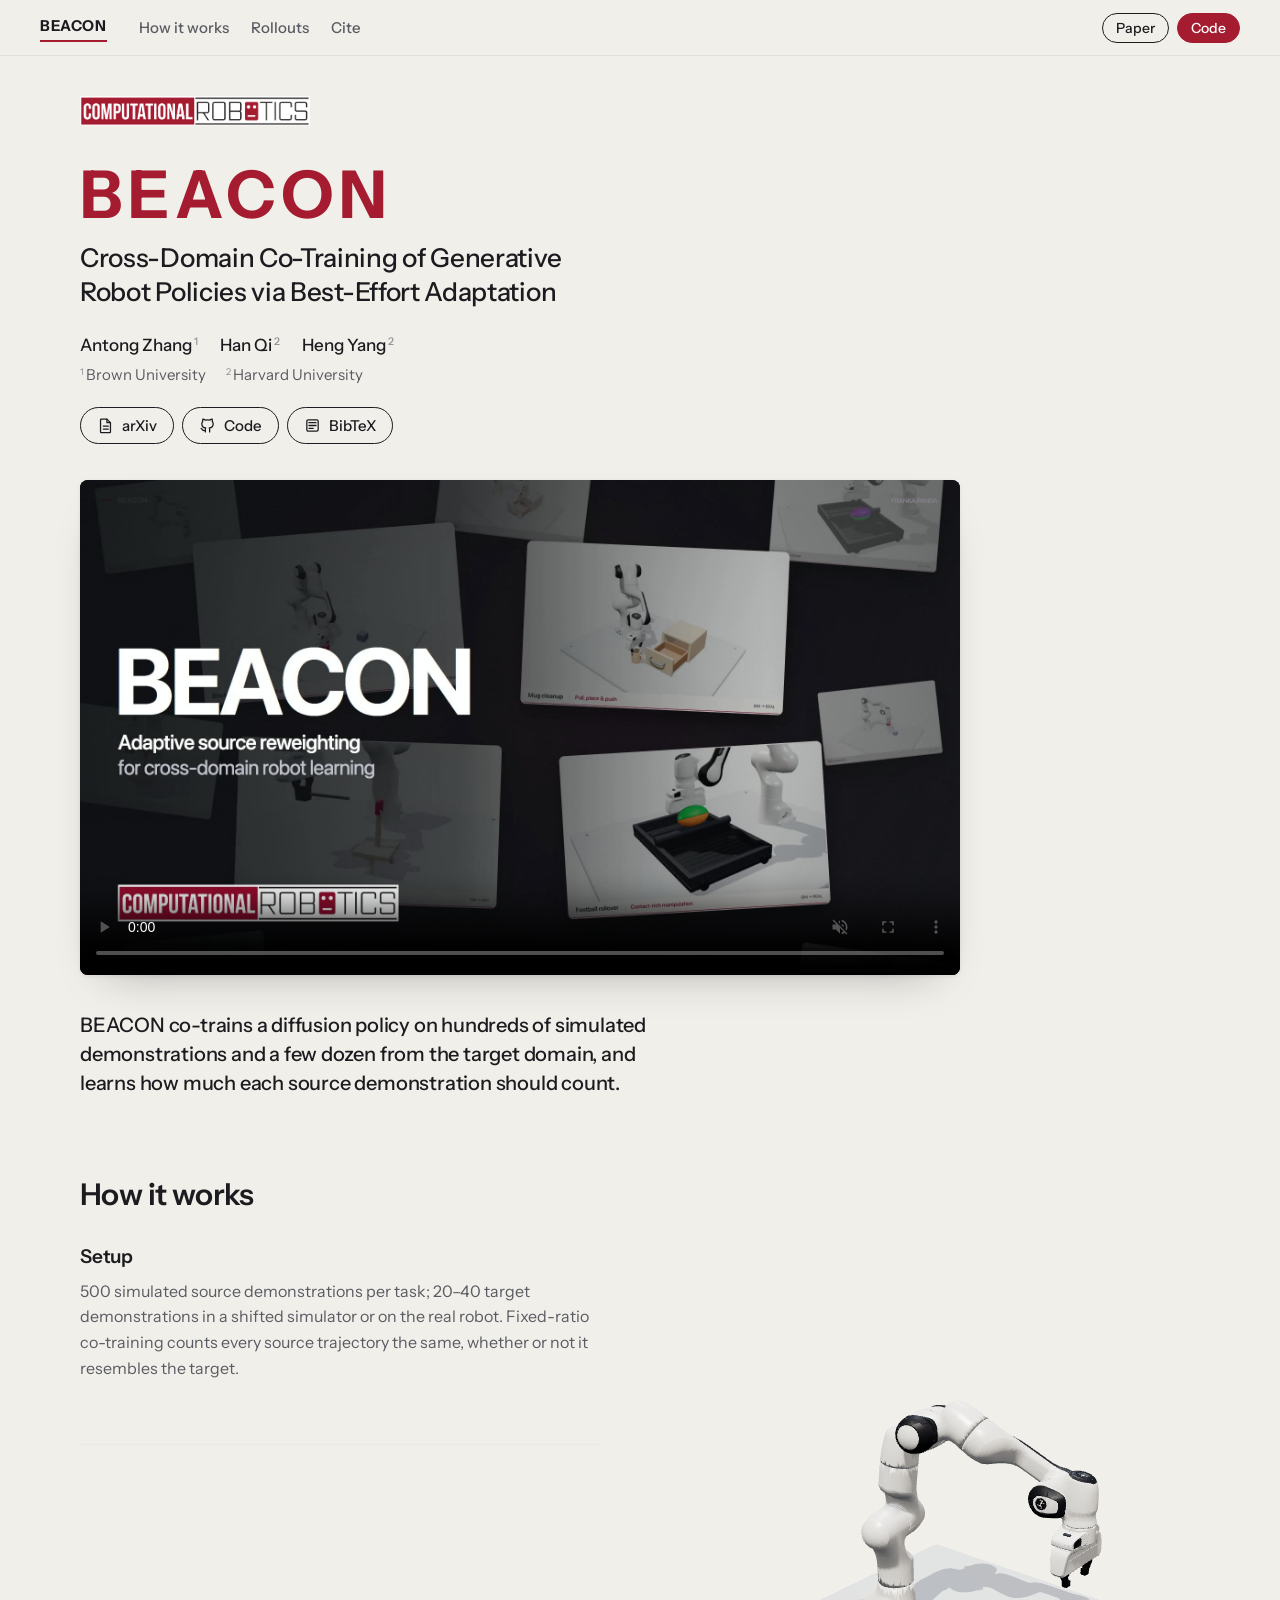
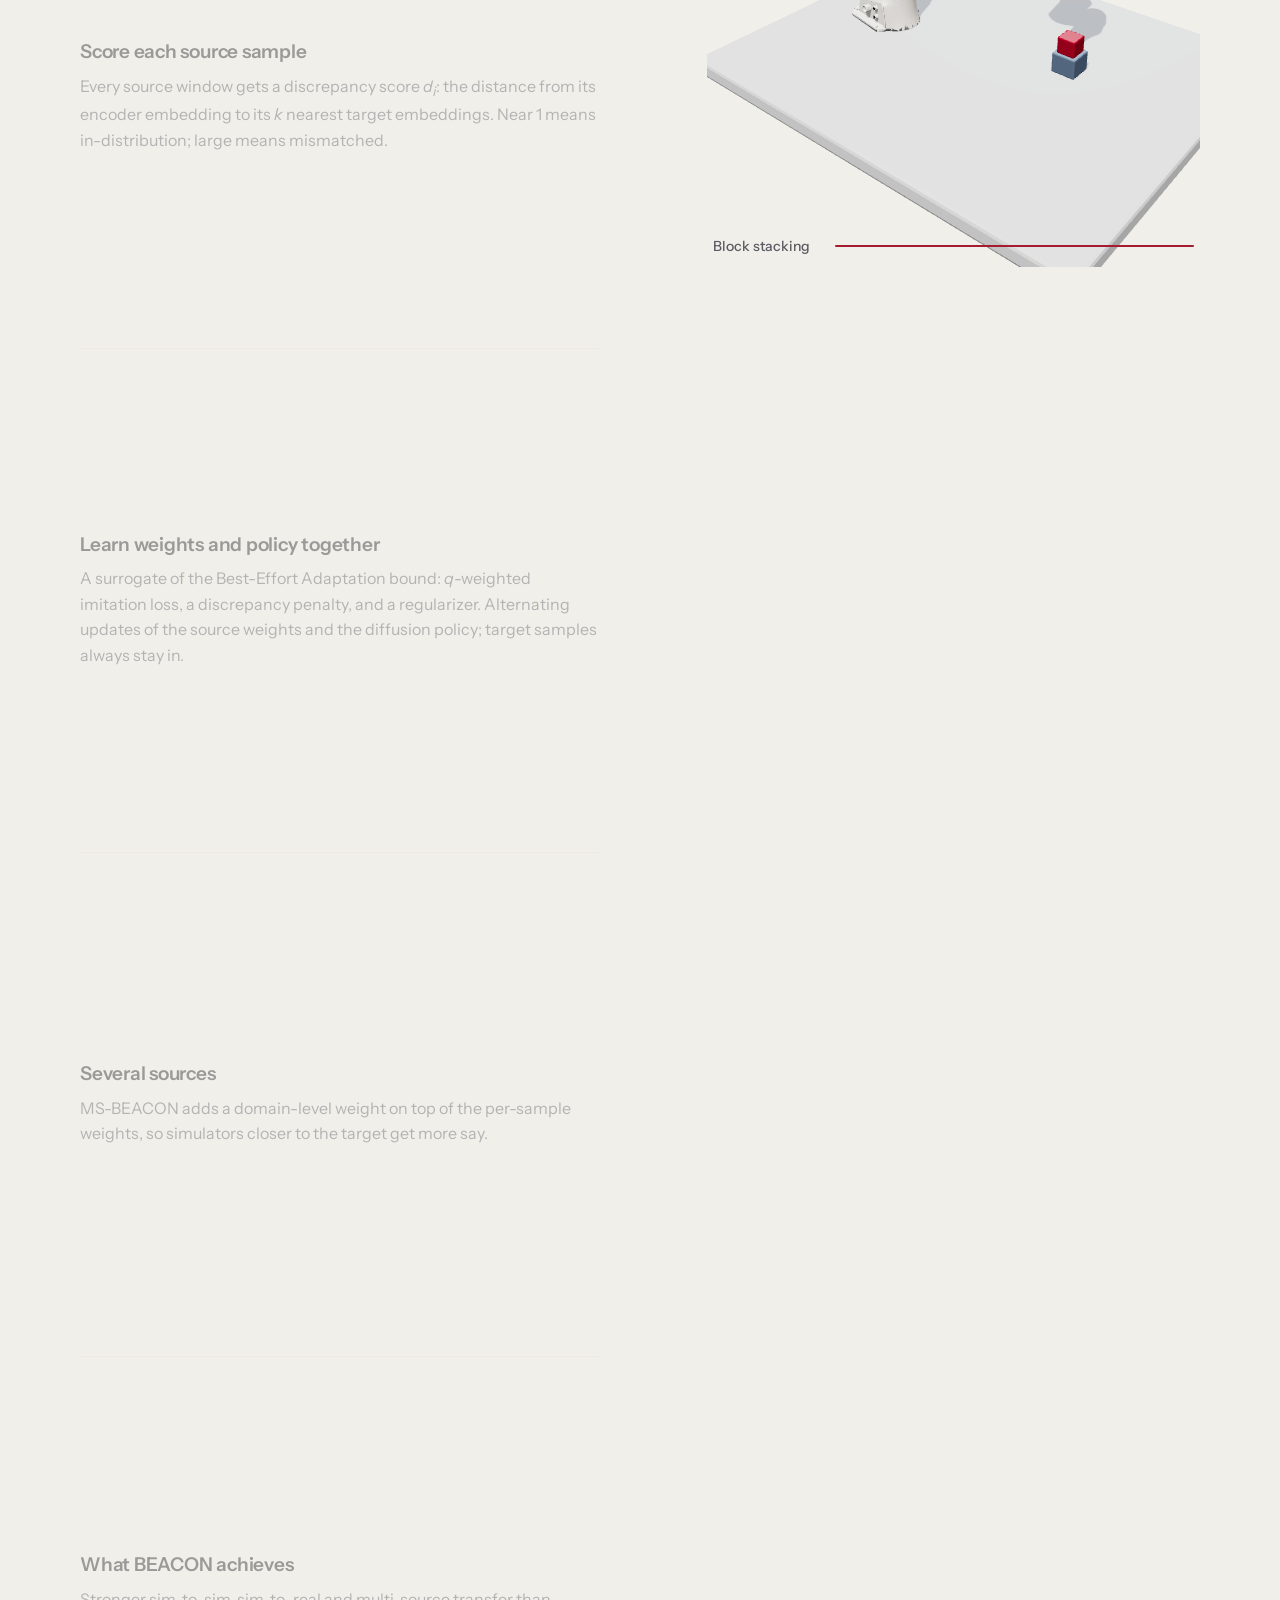
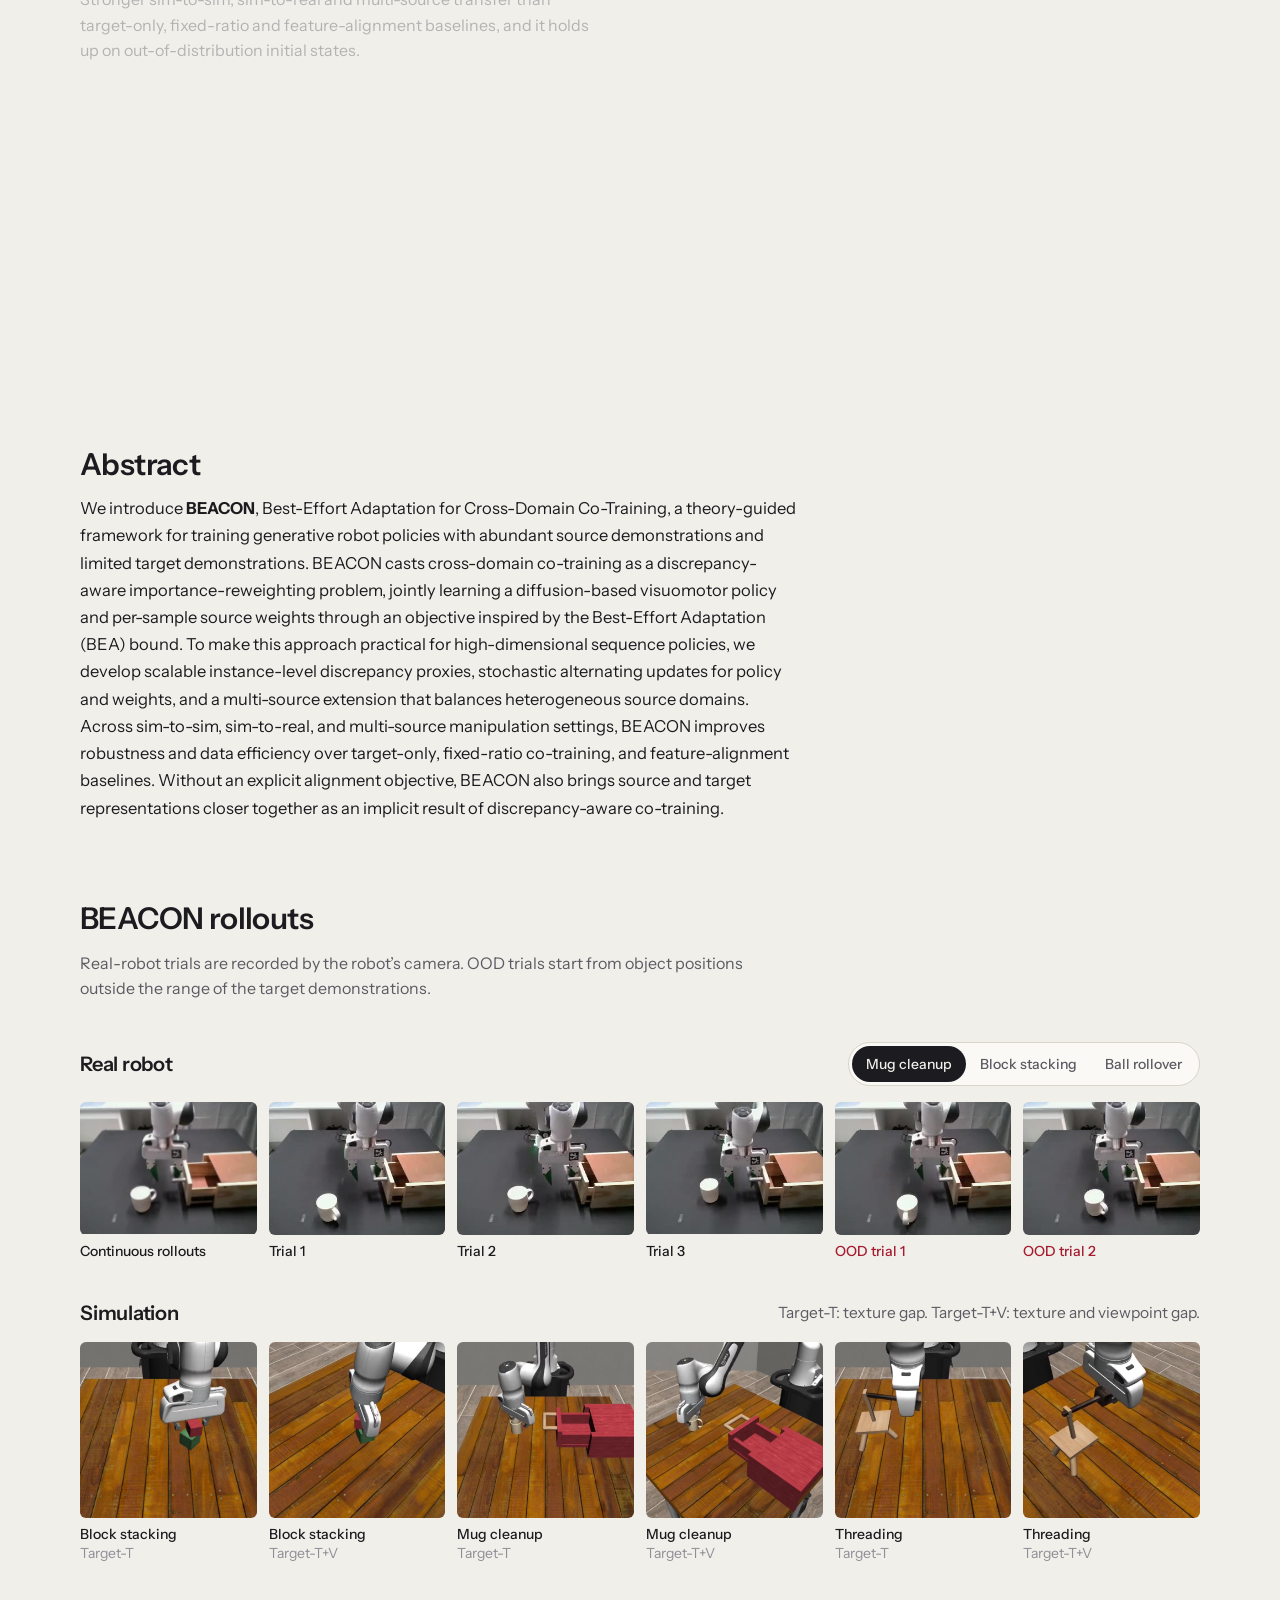
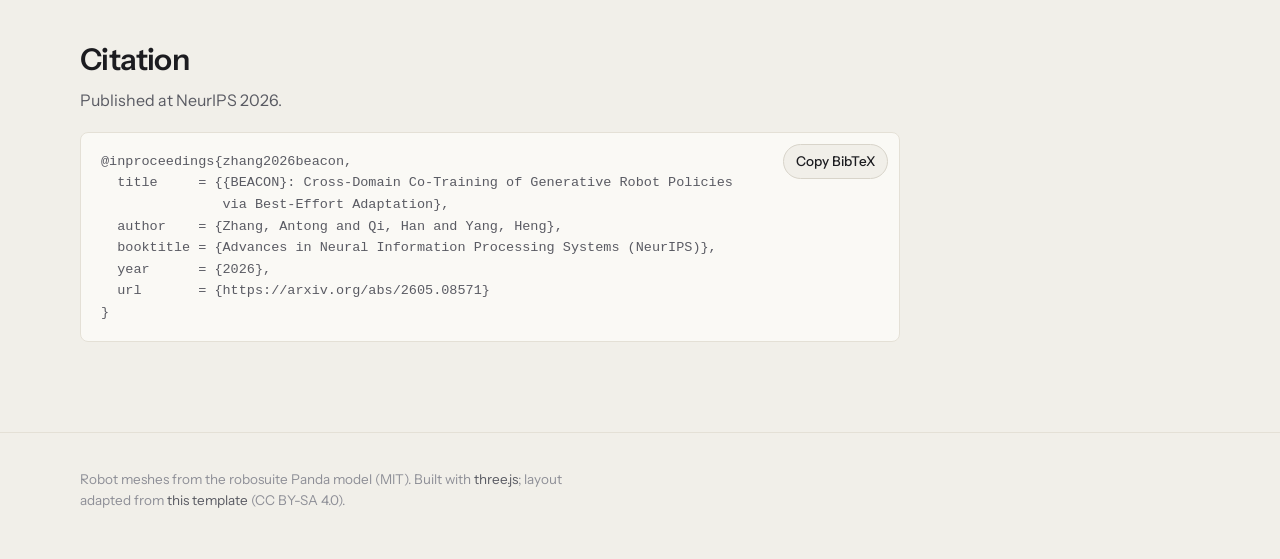
<file: index.html>
<!DOCTYPE html>
<html lang="en">
<head>
  <meta charset="UTF-8">
  <meta name="viewport" content="width=device-width, initial-scale=1.0">
  <title>BEACON: Cross-Domain Co-Training of Generative Robot Policies via Best-Effort Adaptation</title>
  <meta name="description" content="BEACON jointly learns a diffusion-based visuomotor policy and per-sample source weights, guided by the Best-Effort Adaptation bound, to transfer robot policies from abundant source demonstrations to a new domain with only a handful of target demonstrations.">

  <meta property="og:title" content="BEACON: Cross-Domain Co-Training of Generative Robot Policies via Best-Effort Adaptation">
  <meta property="og:description" content="Learn which source demonstrations should supervise the target policy, and by how much. Sim-to-sim, sim-to-real and multi-source results on a Franka Panda.">
  <meta property="og:image" content="assets/video/beacon-promo-poster.jpg">
  <meta property="og:type" content="website">

  <link rel="preconnect" href="https://fonts.googleapis.com">
  <link rel="preconnect" href="https://fonts.gstatic.com" crossorigin>
  <link href="https://fonts.googleapis.com/css2?family=Instrument+Sans:ital,wght@0,400;0,500;0,600;0,700;1,400&display=swap" rel="stylesheet">

  <link rel="icon" href="assets/favicon.svg" type="image/svg+xml">
  <link rel="stylesheet" href="style.css">
</head>
<body>

<a class="skip-link" href="#method">Skip to content</a>

<nav class="topbar" aria-label="Page">
  <a class="topbar-brand" href="#top">BEACON</a>
  <div class="topbar-links">
    <a href="#method">How it works</a>
    <a href="#rollouts">Rollouts</a>
    <a href="#citation">Cite</a>
  </div>
  <div class="topbar-actions">
    <a class="btn btn-small" href="https://arxiv.org/abs/2605.08571" target="_blank" rel="noopener">Paper</a>
    <a class="btn btn-small btn-primary" href="https://github.com/zatpds/BEACON" target="_blank" rel="noopener">Code</a>
  </div>
</nav>

<main id="top">

  <!-- ───────────────────────── HERO ───────────────────────── -->
  <header class="hero">
    <a class="hero-lab" href="https://computationalrobotics.seas.harvard.edu/" target="_blank" rel="noopener">
      <img src="assets/group-logo.png" alt="Computational Robotics Group, Harvard" width="240">
    </a>
    <h1 class="hero-title">
      <span class="hero-acronym">BEACON</span>
      Cross-Domain Co-Training of Generative Robot Policies via Best-Effort Adaptation
    </h1>

    <div class="hero-meta">
      <p class="authors">
        <span class="author">Antong Zhang<sup>1</sup></span>
        <span class="author">Han Qi<sup>2</sup></span>
        <span class="author">Heng Yang<sup>2</sup></span>
      </p>
      <p class="affiliations">
        <span><sup>1</sup>Brown University</span>
        <span><sup>2</sup>Harvard University</span>
      </p>
    </div>

    <div class="hero-actions">
      <a class="btn" href="https://arxiv.org/abs/2605.08571" target="_blank" rel="noopener">
        <svg viewBox="0 0 24 24" aria-hidden="true"><path d="M6 3h8l5 5v13a1 1 0 0 1-1 1H6a1 1 0 0 1-1-1V4a1 1 0 0 1 1-1z"/><path d="M14 3v5h5M9 13h7M9 17h7"/></svg>
        arXiv
      </a>
      <a class="btn" href="https://github.com/zatpds/BEACON" target="_blank" rel="noopener">
        <svg viewBox="0 0 24 24" aria-hidden="true"><path d="M9 19c-4.3 1.4-4.3-2.5-6-3m12 5v-3.5c0-1 .1-1.4-.5-2 2.8-.3 5.5-1.4 5.5-6a4.6 4.6 0 0 0-1.3-3.2 4.2 4.2 0 0 0-.1-3.2s-1.1-.3-3.5 1.3a12.3 12.3 0 0 0-6.2 0C6.5 2.8 5.4 3.1 5.4 3.1a4.2 4.2 0 0 0-.1 3.2A4.6 4.6 0 0 0 4 9.5c0 4.6 2.7 5.7 5.5 6-.6.6-.6 1.2-.5 2V21"/></svg>
        Code
      </a>
      <a class="btn" href="#citation">
        <svg viewBox="0 0 24 24" aria-hidden="true"><path d="M7 8h10M7 12h10M7 16h6"/><rect x="4" y="4" width="16" height="16" rx="2"/></svg>
        BibTeX
      </a>
    </div>

    <figure class="hero-video" id="video">
      <video id="promo" autoplay muted loop controls playsinline preload="auto" poster="assets/video/beacon-promo-poster.jpg">
        <source src="assets/video/beacon-promo.mp4" type="video/mp4">
        Your browser does not support the video tag.
      </video>
    </figure>

    <p class="hero-lede">
      BEACON co-trains a diffusion policy on hundreds of simulated demonstrations and a few
      dozen from the target domain, and learns how much each source demonstration should count.
    </p>
  </header>

  <!-- ───────────────────────── METHOD / SCROLLYTELLING ───────────────────────── -->
  <section class="method" id="method" aria-labelledby="method-title">
    <div class="method-head">
      <h2 id="method-title">How it works</h2>
    </div>

    <div class="method-body">
      <div class="method-steps">

        <article class="step" data-task="stack" data-title="Block stacking">
          <h3>Setup</h3>
          <p>
            500 simulated source demonstrations per task; 20–40 target demonstrations in a
            shifted simulator or on the real robot. Fixed-ratio co-training counts every source
            trajectory the same, whether or not it resembles the target.
          </p>
        </article>

        <article class="step" data-task="mug" data-title="Mug cleanup">
          <h3>Score each source sample</h3>
          <p>
            Every source window gets a discrepancy score <span class="math">d<sub>i</sub></span>:
            the distance from its encoder embedding to its <span class="math">k</span> nearest
            target embeddings. Near 1 means in-distribution; large means mismatched.
          </p>
        </article>

        <article class="step" data-task="thread" data-title="Threading">
          <h3>Learn weights and policy together</h3>
          <p>
            A surrogate of the Best-Effort Adaptation bound: <span class="math">q</span>-weighted
            imitation loss, a discrepancy penalty, and a regularizer. Alternating updates of the
            source weights and the diffusion policy; target samples always stay in.
          </p>
        </article>

        <article class="step" data-task="ball" data-title="Ball rollover">
          <h3>Several sources</h3>
          <p>
            MS-BEACON adds a domain-level weight on top of the per-sample weights, so simulators
            closer to the target get more say.
          </p>
        </article>

        <article class="step step-last" data-task="stack" data-title="Block stacking">
          <h3>What BEACON achieves</h3>
          <p>
            Stronger sim-to-sim, sim-to-real and multi-source transfer than target-only,
            fixed-ratio and feature-alignment baselines, and it holds up on out-of-distribution
            initial states.
          </p>
        </article>

      </div>

      <div class="method-stage">
        <div class="stage-sticky">
          <canvas id="robot-canvas" aria-label="Animated Franka Panda arm performing the four manipulation tasks" role="img"></canvas>
          <div class="stage-hud" aria-hidden="true">
            <span class="hud-task" id="hud-task">Block stacking</span>
            <span class="hud-progress"><span id="hud-bar"></span></span>
          </div>
          <noscript><img src="assets/video/beacon-promo-poster.jpg" alt="BEACON title card"></noscript>
        </div>
      </div>
    </div>
  </section>

  <!-- ───────────────────────── ABSTRACT ───────────────────────── -->
  <section class="abstract" id="abstract" aria-labelledby="abstract-title">
    <h2 id="abstract-title">Abstract</h2>
    <p>
      We introduce <strong>BEACON</strong>, Best-Effort Adaptation for Cross-Domain Co-Training, a
      theory-guided framework for training generative robot policies with abundant source
      demonstrations and limited target demonstrations. BEACON casts cross-domain co-training
      as a discrepancy-aware importance-reweighting problem, jointly learning a diffusion-based
      visuomotor policy and per-sample source weights through an objective inspired by the
      Best-Effort Adaptation (BEA) bound. To make this approach practical for high-dimensional
      sequence policies, we develop scalable instance-level discrepancy proxies, stochastic
      alternating updates for policy and weights, and a multi-source extension that balances
      heterogeneous source domains. Across sim-to-sim, sim-to-real, and multi-source manipulation
      settings, BEACON improves robustness and data efficiency over target-only, fixed-ratio
      co-training, and feature-alignment baselines. Without an explicit alignment objective,
      BEACON also brings source and target representations closer together as an implicit
      result of discrepancy-aware co-training.
    </p>
  </section>

  <!-- ───────────────────────── ROLLOUTS ───────────────────────── -->
  <section class="rollouts" id="rollouts" aria-labelledby="rollouts-title">
    <div class="section-head">
      <h2 id="rollouts-title">BEACON rollouts</h2>
      <p>
        Real-robot trials are recorded by the robot’s camera. OOD trials start from object
        positions outside the range of the target demonstrations.
      </p>
    </div>

    <!-- Real robot -->
    <div class="gallery" id="gallery-real">
      <div class="gallery-head">
        <h3>Real robot</h3>
        <div class="segmented" role="tablist" aria-label="Real-robot task">
          <button role="tab" aria-selected="true" data-group="mug">Mug cleanup</button>
          <button role="tab" aria-selected="false" data-group="stack">Block stacking</button>
          <button role="tab" aria-selected="false" data-group="ball">Ball rollover</button>
        </div>
      </div>

      <div class="gallery-group is-active" data-group="mug" role="tabpanel">
        <div class="tiles tiles-6">
          <figure class="tile"><video muted loop playsinline preload="none" poster="assets/video/real/mug/beacon.jpg" data-src="assets/video/real/mug/beacon.mp4"></video><figcaption>Continuous rollouts</figcaption></figure>
          <figure class="tile"><video muted loop playsinline preload="none" poster="assets/video/real/mug/trial-1.jpg" data-src="assets/video/real/mug/trial-1.mp4"></video><figcaption>Trial 1</figcaption></figure>
          <figure class="tile"><video muted loop playsinline preload="none" poster="assets/video/real/mug/trial-2.jpg" data-src="assets/video/real/mug/trial-2.mp4"></video><figcaption>Trial 2</figcaption></figure>
          <figure class="tile"><video muted loop playsinline preload="none" poster="assets/video/real/mug/trial-3.jpg" data-src="assets/video/real/mug/trial-3.mp4"></video><figcaption>Trial 3</figcaption></figure>
          <figure class="tile tile-ood"><video muted loop playsinline preload="none" poster="assets/video/real/mug/ood-1.jpg" data-src="assets/video/real/mug/ood-1.mp4"></video><figcaption>OOD trial 1</figcaption></figure>
          <figure class="tile tile-ood"><video muted loop playsinline preload="none" poster="assets/video/real/mug/ood-2.jpg" data-src="assets/video/real/mug/ood-2.mp4"></video><figcaption>OOD trial 2</figcaption></figure>
        </div>
      </div>

      <div class="gallery-group" data-group="stack" role="tabpanel" hidden>
        <div class="tiles tiles-6">
          <figure class="tile"><video muted loop playsinline preload="none" poster="assets/video/real/stack/beacon.jpg" data-src="assets/video/real/stack/beacon.mp4"></video><figcaption>Continuous rollouts</figcaption></figure>
          <figure class="tile"><video muted loop playsinline preload="none" poster="assets/video/real/stack/trial-1.jpg" data-src="assets/video/real/stack/trial-1.mp4"></video><figcaption>Trial 1</figcaption></figure>
          <figure class="tile"><video muted loop playsinline preload="none" poster="assets/video/real/stack/trial-2.jpg" data-src="assets/video/real/stack/trial-2.mp4"></video><figcaption>Trial 2</figcaption></figure>
          <figure class="tile"><video muted loop playsinline preload="none" poster="assets/video/real/stack/trial-3.jpg" data-src="assets/video/real/stack/trial-3.mp4"></video><figcaption>Trial 3</figcaption></figure>
          <figure class="tile tile-ood"><video muted loop playsinline preload="none" poster="assets/video/real/stack/ood-1.jpg" data-src="assets/video/real/stack/ood-1.mp4"></video><figcaption>OOD trial 1</figcaption></figure>
          <figure class="tile tile-ood"><video muted loop playsinline preload="none" poster="assets/video/real/stack/ood-2.jpg" data-src="assets/video/real/stack/ood-2.mp4"></video><figcaption>OOD trial 2</figcaption></figure>
        </div>
      </div>

      <div class="gallery-group" data-group="ball" role="tabpanel" hidden>
        <div class="tiles tiles-3">
          <figure class="tile"><video muted loop playsinline preload="none" poster="assets/video/real/ball/beacon.jpg" data-src="assets/video/real/ball/beacon.mp4"></video><figcaption>Continuous rollout</figcaption></figure>
          <figure class="tile"><video muted loop playsinline preload="none" poster="assets/video/real/ball/trial-1.jpg" data-src="assets/video/real/ball/trial-1.mp4"></video><figcaption>Trial 1</figcaption></figure>
          <figure class="tile"><video muted loop playsinline preload="none" poster="assets/video/real/ball/trial-2.jpg" data-src="assets/video/real/ball/trial-2.mp4"></video><figcaption>Trial 2</figcaption></figure>
        </div>
      </div>
    </div>

    <!-- Simulation -->
    <div class="gallery" id="gallery-sim">
      <div class="gallery-head">
        <h3>Simulation</h3>
        <p class="gallery-note">Target-T: texture gap. Target-T+V: texture and viewpoint gap.</p>
      </div>
      <div class="tiles tiles-sim">
        <figure class="tile"><video muted loop playsinline preload="none" poster="assets/video/sim/stack-t.jpg" data-src="assets/video/sim/stack-t.mp4"></video><figcaption>Block stacking <span>Target-T</span></figcaption></figure>
        <figure class="tile"><video muted loop playsinline preload="none" poster="assets/video/sim/stack-tv.jpg" data-src="assets/video/sim/stack-tv.mp4"></video><figcaption>Block stacking <span>Target-T+V</span></figcaption></figure>
        <figure class="tile"><video muted loop playsinline preload="none" poster="assets/video/sim/mug-t.jpg" data-src="assets/video/sim/mug-t.mp4"></video><figcaption>Mug cleanup <span>Target-T</span></figcaption></figure>
        <figure class="tile"><video muted loop playsinline preload="none" poster="assets/video/sim/mug-tv.jpg" data-src="assets/video/sim/mug-tv.mp4"></video><figcaption>Mug cleanup <span>Target-T+V</span></figcaption></figure>
        <figure class="tile"><video muted loop playsinline preload="none" poster="assets/video/sim/thread-t.jpg" data-src="assets/video/sim/thread-t.mp4"></video><figcaption>Threading <span>Target-T</span></figcaption></figure>
        <figure class="tile"><video muted loop playsinline preload="none" poster="assets/video/sim/thread-tv.jpg" data-src="assets/video/sim/thread-tv.mp4"></video><figcaption>Threading <span>Target-T+V</span></figcaption></figure>
      </div>
    </div>
  </section>

  <!-- ───────────────────────── CITATION ───────────────────────── -->
  <section class="citation" id="citation" aria-labelledby="citation-title">
    <h2 id="citation-title">Citation</h2>
    <p class="citation-venue">Published at NeurIPS 2026.</p>
    <div class="bibtex-wrap">
      <button type="button" class="bibtex-copy" data-copy-target="#bibtex">Copy BibTeX</button>
<pre id="bibtex"><code>@inproceedings{zhang2026beacon,
  title     = {{BEACON}: Cross-Domain Co-Training of Generative Robot Policies
               via Best-Effort Adaptation},
  author    = {Zhang, Antong and Qi, Han and Yang, Heng},
  booktitle = {Advances in Neural Information Processing Systems (NeurIPS)},
  year      = {2026},
  url       = {https://arxiv.org/abs/2605.08571}
}</code></pre>
    </div>
  </section>

</main>

<footer class="site-footer">
  <div class="footer-inner">
    <p>
      Robot meshes from the robosuite Panda model (MIT). Built with
      <a href="https://threejs.org" target="_blank" rel="noopener">three.js</a>; layout adapted from
      <a href="https://github.com/gated-memory-policy/gated-memory-policy.github.io" target="_blank" rel="noopener">this template</a>
      (CC BY-SA 4.0).
    </p>
  </div>
</footer>

<div id="toast" role="status" aria-live="polite"></div>

<script src="main.js" defer></script>
<script type="module" src="robot.js"></script>
</body>
</html>
</file>
<file: style.css>
/* BEACON project page — v2 (NeurIPS 2026) */

*,
*::before,
*::after { box-sizing: border-box; margin: 0; padding: 0; }

:root {
  --paper: #f1efe9;
  --paper-deep: #e8e5dd;
  --paper-raise: #faf9f5;
  --ink: #1c1c20;
  --graphite: #5a5b63;
  --mist: #8e8f97;
  --crimson: #a51c30;
  --crimson-rgb: 165, 28, 48;
  --slate: #647892;
  --rule: #d8d4ca;
  --rule-soft: #e4e0d6;

  --col: 720px;
  --wide: 1120px;
  --gutter: clamp(16px, 4vw, 40px);
  --topbar-h: 56px;

  --font: 'Instrument Sans', -apple-system, BlinkMacSystemFont, 'Segoe UI', Helvetica, Arial, sans-serif;
  --mono: ui-monospace, 'SF Mono', Menlo, Consolas, 'Liberation Mono', monospace;
}

html { scroll-behavior: smooth; scroll-padding-top: calc(var(--topbar-h) + 16px); }
@media (prefers-reduced-motion: reduce) { html { scroll-behavior: auto; } }

body {
  background: var(--paper);
  color: var(--ink);
  font-family: var(--font);
  font-size: 16px;
  line-height: 1.6;
  -webkit-font-smoothing: antialiased;
  -moz-osx-font-smoothing: grayscale;
  text-rendering: optimizeLegibility;
  font-feature-settings: 'ss01', 'cv05';
}

::selection { background: rgba(var(--crimson-rgb), .16); }

a { color: var(--crimson); text-decoration: none; }
a:hover { text-decoration: underline; text-underline-offset: 3px; }
:focus-visible { outline: 2px solid var(--crimson); outline-offset: 3px; border-radius: 2px; }

img, video { display: block; max-width: 100%; height: auto; }
sup { font-size: .62em; line-height: 0; vertical-align: .55em; }
em { font-style: italic; }
.math { font-style: italic; }

.skip-link {
  position: absolute; left: 12px; top: -60px; padding: 8px 12px;
  background: var(--ink); color: var(--paper); border-radius: 4px; z-index: 50;
}
.skip-link:focus { top: 10px; }

/* ───────── Top bar ───────── */
.topbar {
  position: sticky; top: 0; z-index: 30;
  height: var(--topbar-h);
  display: flex; align-items: center; gap: 24px;
  padding: 0 var(--gutter);
  background: rgba(241, 239, 233, .86);
  backdrop-filter: saturate(140%) blur(10px);
  -webkit-backdrop-filter: saturate(140%) blur(10px);
  border-bottom: 1px solid var(--rule-soft);
}
.topbar-brand {
  color: var(--ink); font-weight: 700; letter-spacing: .04em; font-size: 15px;
  padding-bottom: 2px; border-bottom: 2px solid var(--crimson);
}
.topbar-brand:hover { text-decoration: none; }
.topbar-links { display: flex; gap: 22px; margin-left: 8px; }
.topbar-links a { color: var(--graphite); font-size: 15px; font-weight: 500; }
.topbar-links a:hover { color: var(--ink); text-decoration: none; }
.topbar-actions { margin-left: auto; display: flex; gap: 8px; }

/* ───────── Buttons ───────── */
.btn {
  display: inline-flex; align-items: center; gap: 8px;
  padding: 9px 16px;
  border: 1px solid var(--ink);
  border-radius: 999px;
  color: var(--ink);
  font: inherit; font-size: 15px; font-weight: 500; line-height: 1;
  background: transparent;
  cursor: pointer;
  transition: background .15s ease, color .15s ease, border-color .15s ease;
}
.btn:hover { background: var(--ink); color: var(--paper); text-decoration: none; }
.btn svg { width: 17px; height: 17px; fill: none; stroke: currentColor; stroke-width: 1.8; stroke-linecap: round; stroke-linejoin: round; }
.btn-small { padding: 7px 13px; font-size: 14px; }
.btn-primary { background: var(--crimson); border-color: var(--crimson); color: #fff; }
.btn-primary:hover { background: #8d1729; border-color: #8d1729; color: #fff; }

/* ───────── Layout primitives ───────── */
main { display: block; }
section, .hero {
  padding: 0 var(--gutter);
  max-width: calc(var(--wide) + 2 * var(--gutter));
  margin: 0 auto;
}
section { padding-top: 80px; }
section h2 {
  font-size: clamp(24px, 2.6vw, 30px);
  font-weight: 600; letter-spacing: -.02em; line-height: 1.1;
  margin-bottom: 16px;
}
section h3 { font-size: 19px; font-weight: 600; letter-spacing: -.012em; line-height: 1.25; }
.section-head { max-width: var(--col); margin-bottom: 28px; }
.section-head p, .method-head p { color: var(--graphite); }

/* ───────── Hero ───────── */
.hero { padding-top: 40px; }
.hero-lab { display: inline-block; margin-bottom: 28px; }
.hero-lab img { width: 230px; max-width: 60vw; }
.hero-title {
  max-width: 760px;
  font-size: clamp(19px, 2.1vw, 26px);
  font-weight: 500;
  line-height: 1.3;
  letter-spacing: -.012em;
  text-wrap: balance;
}
.hero-acronym {
  display: block;
  font-size: clamp(42px, 5.4vw, 66px);
  line-height: 1;
  letter-spacing: .08em;
  font-weight: 700;
  color: var(--crimson);
  margin-bottom: .22em;
}
.hero-meta { margin-top: 22px; }
.authors { font-size: 17px; font-weight: 500; display: flex; flex-wrap: wrap; gap: 4px 22px; }
.authors sup { color: var(--mist); font-weight: 500; margin-left: 2px; }
.affiliations { margin-top: 4px; color: var(--graphite); display: flex; flex-wrap: wrap; gap: 2px 20px; font-size: 15px; }
.affiliations sup { color: var(--mist); margin-right: 2px; }
.hero-actions { display: flex; flex-wrap: wrap; gap: 8px; margin-top: 20px; }

.hero-video { margin-top: 36px; max-width: 880px; }
.hero-video video {
  width: 100%; aspect-ratio: 16 / 9;
  background: #0f0f12;
  border-radius: 8px;
  box-shadow: 0 20px 44px -28px rgba(28, 28, 32, .4), 0 1px 4px rgba(28, 28, 32, .08);
}
.hero-lede {
  max-width: 600px;
  margin-top: 36px;
  font-size: clamp(17px, 1.6vw, 20px);
  line-height: 1.45;
  letter-spacing: -.01em;
  font-weight: 500;
}
.hero-lede em { color: var(--crimson); font-style: italic; }

/* ───────── Method: scrollytelling ───────── */
.method-head { max-width: var(--col); margin-bottom: 16px; }
.method-body {
  display: grid;
  grid-template-columns: minmax(0, 1fr) minmax(340px, 44%);
  gap: 0 clamp(24px, 5vw, 72px);
  align-items: start;
}
.method-steps { max-width: 520px; padding-bottom: 12vh; }
.step {
  min-height: 56vh;
  display: flex; flex-direction: column; justify-content: center;
  padding: 7vh 0;
  border-top: 1px solid var(--rule-soft);
  transition: opacity .35s ease;
  opacity: .4;
}
.step.is-active { opacity: 1; }
.step:first-child { border-top: 0; min-height: 0; padding-top: 2vh; }
.step h3 { margin-bottom: 10px; max-width: 26ch; }
.step p { color: var(--graphite); }
.step-cta { margin-top: 14px; font-weight: 500; }

.method-stage { position: relative; height: 100%; }
.stage-sticky {
  position: sticky;
  top: calc(var(--topbar-h) + 24px);
  height: min(calc(100vh - var(--topbar-h) - 48px), 640px);
  min-height: 400px;
  display: flex; flex-direction: column;
}
#robot-canvas {
  width: 100%; height: 100%; flex: 1 1 auto; min-height: 0;
  display: block;
  border-radius: 14px;
}
.stage-sticky.is-ready #robot-canvas { background: transparent; }
.stage-hud {
  position: absolute; left: 0; right: 0; bottom: 0;
  display: flex; align-items: center; gap: 14px;
  padding: 10px 6px;
  font-size: 14px; font-weight: 500; color: var(--graphite);
}
.hud-task { min-width: 12ch; }
.hud-progress { flex: 1 1 auto; height: 2px; background: var(--rule); border-radius: 2px; overflow: hidden; }
.hud-progress span { display: block; height: 100%; width: 0; background: var(--crimson); transition: width .12s linear; }
.stage-fallback {
  position: absolute; inset: 0; display: grid; place-items: center;
  color: var(--mist); font-size: 14px; text-align: center; padding: 20px;
}

@media (max-width: 900px) {
  .method-body { display: flex; flex-direction: column; }
  .method-stage { order: -1; position: sticky; top: var(--topbar-h); z-index: 5; background: var(--paper); height: auto; }
  .stage-sticky { position: static; height: 44vh; min-height: 300px; }
  .stage-hud { position: static; padding: 6px 0 10px; }
  .method-steps { max-width: none; padding-top: 12px; }
  .step { min-height: 0; padding: 36px 0; opacity: 1; }
  .step.is-active h3 { color: var(--crimson); }
}

/* ───────── Abstract ───────── */
.abstract p { max-width: var(--col); font-size: 16.5px; line-height: 1.65; color: var(--ink); }
.abstract h2 { margin-bottom: 14px; }

/* ───────── Figures ───────── */
.figure { margin: 0; }
.figure img {
  width: 100%;
  border-radius: 8px;
  background: #fff;
  border: 1px solid var(--rule-soft);
}
.figure-wide { margin-top: 44px; }

/* ───────── Rollouts ───────── */
.gallery { margin-top: 40px; }
.gallery-head { display: flex; flex-wrap: wrap; align-items: center; justify-content: space-between; gap: 12px 32px; margin-bottom: 16px; }
.gallery-head h3 { font-size: 20px; }
.gallery-head .gallery-note { max-width: var(--col); margin: 0; }
.gallery-note { color: var(--graphite); font-size: 15.5px; margin: 0 0 18px; max-width: var(--col); }
.gallery-group[hidden] { display: none; }

.segmented {
  display: inline-flex; flex-wrap: wrap; max-width: 100%; min-width: 0;
  border: 1px solid var(--rule); border-radius: 22px; padding: 3px;
  background: var(--paper-raise);
}
.segmented button {
  font: inherit; font-size: 14px; font-weight: 500;
  padding: 7px 14px; border: 0; border-radius: 999px;
  background: transparent; color: var(--graphite); cursor: pointer;
  transition: background .15s ease, color .15s ease;
}
.segmented button:hover { color: var(--ink); }
.segmented button[aria-selected="true"] { background: var(--ink); color: var(--paper); }

.tiles { display: grid; gap: 12px; }
.tiles-6 { grid-template-columns: repeat(6, minmax(0, 1fr)); }
.tiles-3 { grid-template-columns: repeat(3, minmax(0, 1fr)); max-width: 760px; }
.tiles-sim { grid-template-columns: repeat(6, minmax(0, 1fr)); }
.tile { margin: 0; }
.tile video {
  width: 100%; aspect-ratio: 4 / 3;
  background: var(--paper-deep);
  border-radius: 6px;
  object-fit: cover;
}
.tiles-sim .tile video { aspect-ratio: 1 / 1; }
.tile figcaption {
  margin-top: 7px; font-size: 14px; font-weight: 500; color: var(--ink); line-height: 1.35;
}
.tile figcaption span { display: block; color: var(--mist); font-weight: 400; }
.tile-ood figcaption { color: var(--crimson); }

@media (max-width: 1000px) {
  .tiles-6, .tiles-sim { grid-template-columns: repeat(3, minmax(0, 1fr)); }
}
@media (max-width: 560px) {
  .tiles-6, .tiles-sim { grid-template-columns: repeat(2, minmax(0, 1fr)); }
  .tiles-3 { grid-template-columns: repeat(2, minmax(0, 1fr)); }
}

/* ───────── Citation ───────── */
.citation-venue { color: var(--graphite); margin: -4px 0 18px; }
.bibtex-wrap { position: relative; max-width: 820px; }
#bibtex {
  background: var(--paper-raise);
  border: 1px solid var(--rule-soft);
  border-radius: 8px;
  padding: 18px 20px 18px;
  padding-right: 140px;
  font-family: var(--mono);
  font-size: 13.5px; line-height: 1.6; color: var(--graphite);
  overflow-x: auto; white-space: pre;
}
#bibtex code { font: inherit; }
.bibtex-copy {
  position: absolute; top: 12px; right: 12px;
  font: inherit; font-size: 13.5px; font-weight: 500;
  padding: 6px 12px; border-radius: 999px;
  border: 1px solid var(--rule); background: var(--paper);
  color: var(--ink); cursor: pointer;
}
.bibtex-copy:hover { background: var(--ink); color: var(--paper); border-color: var(--ink); }
@media (max-width: 560px) {
  #bibtex { padding-right: 20px; padding-top: 52px; }
}

/* ───────── Footer ───────── */
.site-footer { margin-top: 90px; border-top: 1px solid var(--rule-soft); }
.footer-inner {
  max-width: calc(var(--wide) + 2 * var(--gutter)); margin: 0 auto;
  padding: 36px var(--gutter) 48px;
  display: flex; flex-wrap: wrap; align-items: center; justify-content: space-between; gap: 20px 40px;
}
.site-footer p { font-size: 13.5px; color: var(--mist); max-width: 520px; line-height: 1.55; }
.site-footer a { color: var(--graphite); }

/* ───────── Toast ───────── */
#toast {
  position: fixed; left: 50%; bottom: 28px;
  transform: translate(-50%, 16px);
  padding: 11px 18px; border-radius: 999px;
  background: var(--ink); color: var(--paper);
  font-size: 14.5px; font-weight: 500;
  opacity: 0; pointer-events: none;
  transition: opacity .2s ease, transform .25s ease;
  z-index: 100; max-width: calc(100vw - 32px); text-align: center;
}
#toast.visible { opacity: 1; transform: translate(-50%, 0); }

/* ───────── Responsive ───────── */
@media (max-width: 720px) {
  body { font-size: 16px; }
  .topbar-links { display: none; }
  .hero { padding-top: 36px; }
  section { padding-top: 64px; }
  .authors { font-size: 16px; gap: 2px 16px; }
  .hero-video { margin-top: 28px; }
  .hero-lede { margin-top: 28px; }
  .gallery-head h3 { font-size: 19px; }
}

@media (prefers-reduced-motion: reduce) {
  .step, .btn, .segmented button, .hud-progress span, #toast { transition: none; }
}
</file>
